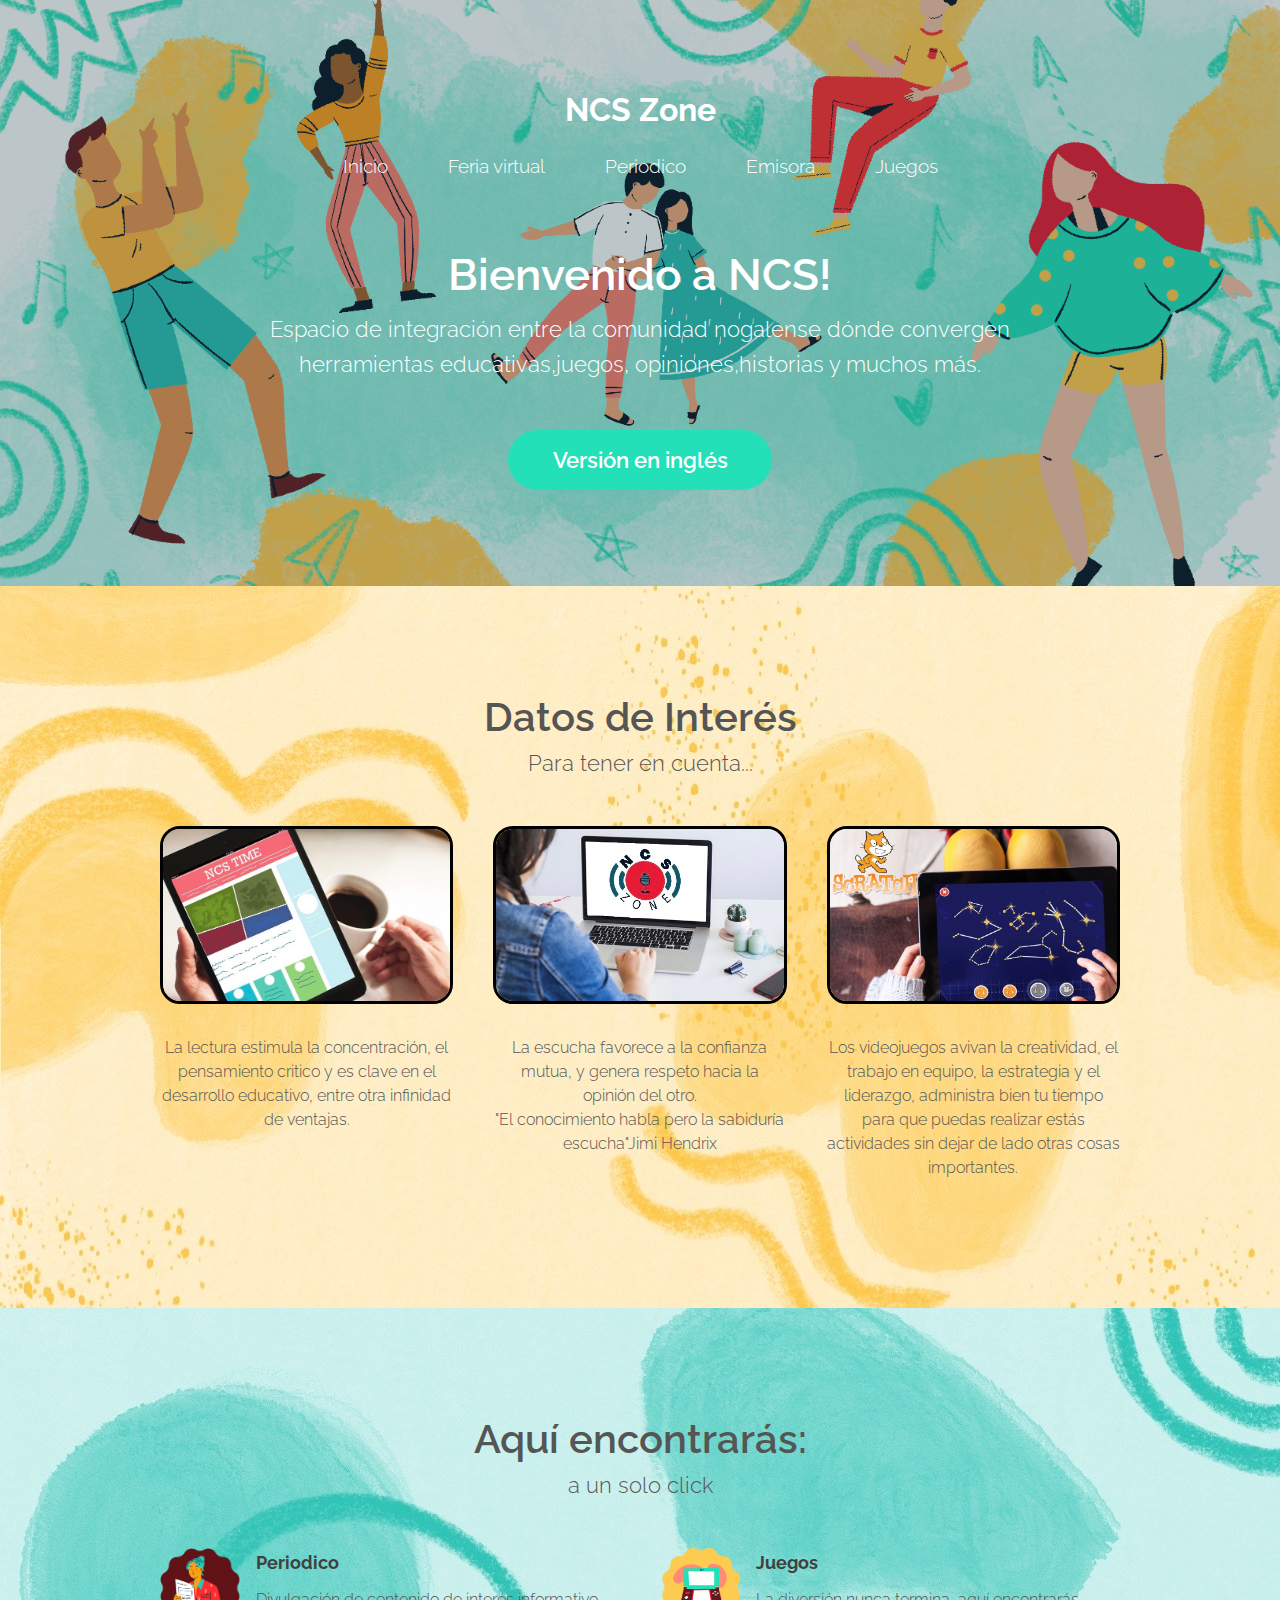
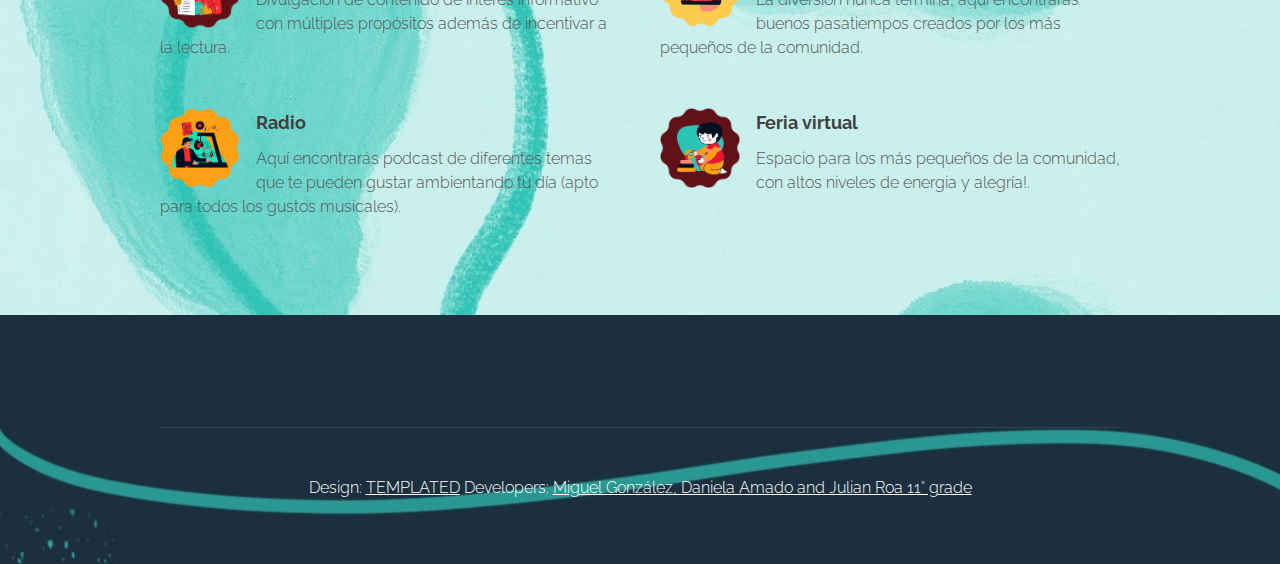
<file: index.html>
<!DOCTYPE HTML>
<!--
	Horizons by TEMPLATED
	templated.co @templatedco
	Released for free under the Creative Commons Attribution 3.0 license (templated.co/license)
        Developer: Miguel Angel González Rodríguez
        Graphical Design: Daniela Amado Ramírez
-->
<!-- JZBUOWKOIMZEGTRUIJAU6VSOJNJUKWCKJRMDERSSKVIESSSUKVKE6UC2LBHTGR2HKNEUKS2KIJKVOTCCIJNEMWSGKZJEGSCYKRKFOWSPKBMFQSCPI5CU4SBWK4ZD2PJ5  pista.html ;v -->
<html>
	<head>
		<title>NCS Zone</title>
		<link rel="icon" type="image/png" href="images/logo-nogales2-01.png" />
		<meta http-equiv="content-type" content="text/html; charset=utf-8" />
		<meta name="description" content="" />
		<meta name="keywords" content="" />
		<!--[if lte IE 8]><script src="css/ie/html5shiv.js"></script><![endif]-->
		<script src="js/jquery.min.js"></script>
		<script src="js/jquery.dropotron.min.js"></script>
		<script src="js/skel.min.js"></script>
		<script src="js/skel-layers.min.js"></script>
		<script src="js/init.js"></script>
		<noscript>
			<link rel="stylesheet" href="css/skel.css" />
			<link rel="stylesheet" href="css/style.css" />
		</noscript>
		<!--[if lte IE 8]><link rel="stylesheet" href="css/ie/v8.css" /><![endif]-->
	</head>
	<body class="homepage">

		<!-- Header -->
			<div id="header">
				<div class="container">
						
					<!-- Logo -->
						<h1><a href="" id="logo">NCS Zone</a></h1>
					
					<!-- Nav -->
						<nav id="nav">
							<ul>
								<li><a href="https://ncszone.ml/">Inicio</a></li>
								<li><a href="feria-virtual">Feria virtual</a></li>
								<li><a href="periodico">Periodico</a></li>
								<li><a href="emisora">Emisora</a></li>
								<li><a href="juegos">Juegos</a></li>
							</ul>
						</nav>


					<!-- Banner -->
						<div id="banner">
							<div class="container">
								<section>
									<header class="major">
										<h2>Bienvenido a NCS!</h2>
										<span class="byline">Espacio de integración entre la comunidad nogalense dónde convergen herramientas educativas,juegos, opiniones,historias y muchos más.</span>
									</header>
									<a href="home" class="button alt">Versión en inglés</a>
								</section>			
							</div>
						</div>

				</div>
			</div>

		<!-- Featured -->
			<div class="segundo" style="background: #ececec url(/images/fondo2.jpg);">
				<section class="container">
					<header class="major">
						<h2>Datos de Interés</h2>
						<span class="byline">Para tener en cuenta...</span>
					</header>
					<div class="row no-collapse-1">
						<section class="4u">
							<a class="image feature"><img src="images/img1.jpg" alt="" style="border: 3px solid; color: black; border-radius: 20px;"></a>
							<p>La lectura estimula la concentración, el pensamiento critico y es clave en el desarrollo educativo, entre otra infinidad de ventajas.</p>
						</section>
						<section class="4u">
							<a class="image feature"><img src="images/img2.jpg" alt="" style="border: 3px solid; color: black; border-radius: 20px;"></a>
							<p>La escucha favorece a la confianza mutua, y genera respeto hacia la opinión del otro.<br/>"El conocimiento habla pero la sabiduría escucha"Jimi Hendrix</p>
						</section>
						<section class="4u">
							<a class="image feature"><img src="images/img3.jpg" alt="" style="border: 3px solid; color: black; border-radius: 20px;"></a>
							<p>Los videojuegos avivan la creatividad, el trabajo en equipo, la estrategia y el liderazgo, administra bien tu tiempo para que puedas realizar estás actividades sin dejar de lado otras cosas importantes.</p>
						</section>
	
					</div>
				</section>
			</div>

		<!-- Main -->
			<div id="main" class="tercero">
				<section class="container">
					<header class="major">
						<h2>Aquí encontrarás:</h2>
						<span class="byline">a un solo click</span>
					</header>
					<div class="row">
					
						<!-- Content -->
							<div class="6u">
								<section>
									<ul class="style">
										<li>
											<img src="images/1.PNG" width="80" height="80" style="float:left;margin-right:1em;">
											<h3>Periodico</h3>
											<span>Divulgación de contenido de interés informativo con múltiples propósitos además de incentivar a la lectura.</span>
										</li>
										<li>
											<img src="images/2.PNG" width="80" height="80" style="float:left;margin-right:1em;">
											<h3>Radio</h3>
											<span>Aquí encontrarás podcast de diferentes temas que te pueden gustar ambientando tu día (apto para todos los gustos musicales).</span>
										</li>
									</ul>
								</section>
							</div>
							<div class="6u">
								<section>
									<ul class="style">
										<li>
											<img src="images/3.PNG" width="80" height="80" style="float:left;margin-right:1em;">
											<h3>Juegos</h3>
											<span>La diversión nunca termina, aquí encontrarás buenos pasatiempos creados por los más pequeños de la comunidad.</span>
										</li>
										<li>
											<img src="images/4.PNG" width="80" height="80" style="float:left;margin-right:1em;">
											<h3>Feria virtual</h3>
											<span>Espacio para los más pequeños de la comunidad, con altos niveles de energia y alegría!.</span>
										</li>
									</ul>
								</section>
							</div>

					</div>
				</section>
			</div>

		<!-- Footer -->
			<div id="footer">
				<div class="container">

					<!-- Copyright -->
						<div class="copyright">
							Design: <a href="http://templated.co">TEMPLATED</a> Developers: <a>Miguel González, Daniela Amado and Julian Roa 11° grade</a>
						</div>

				</div>
			</div>

	</body>
</html>
</file>
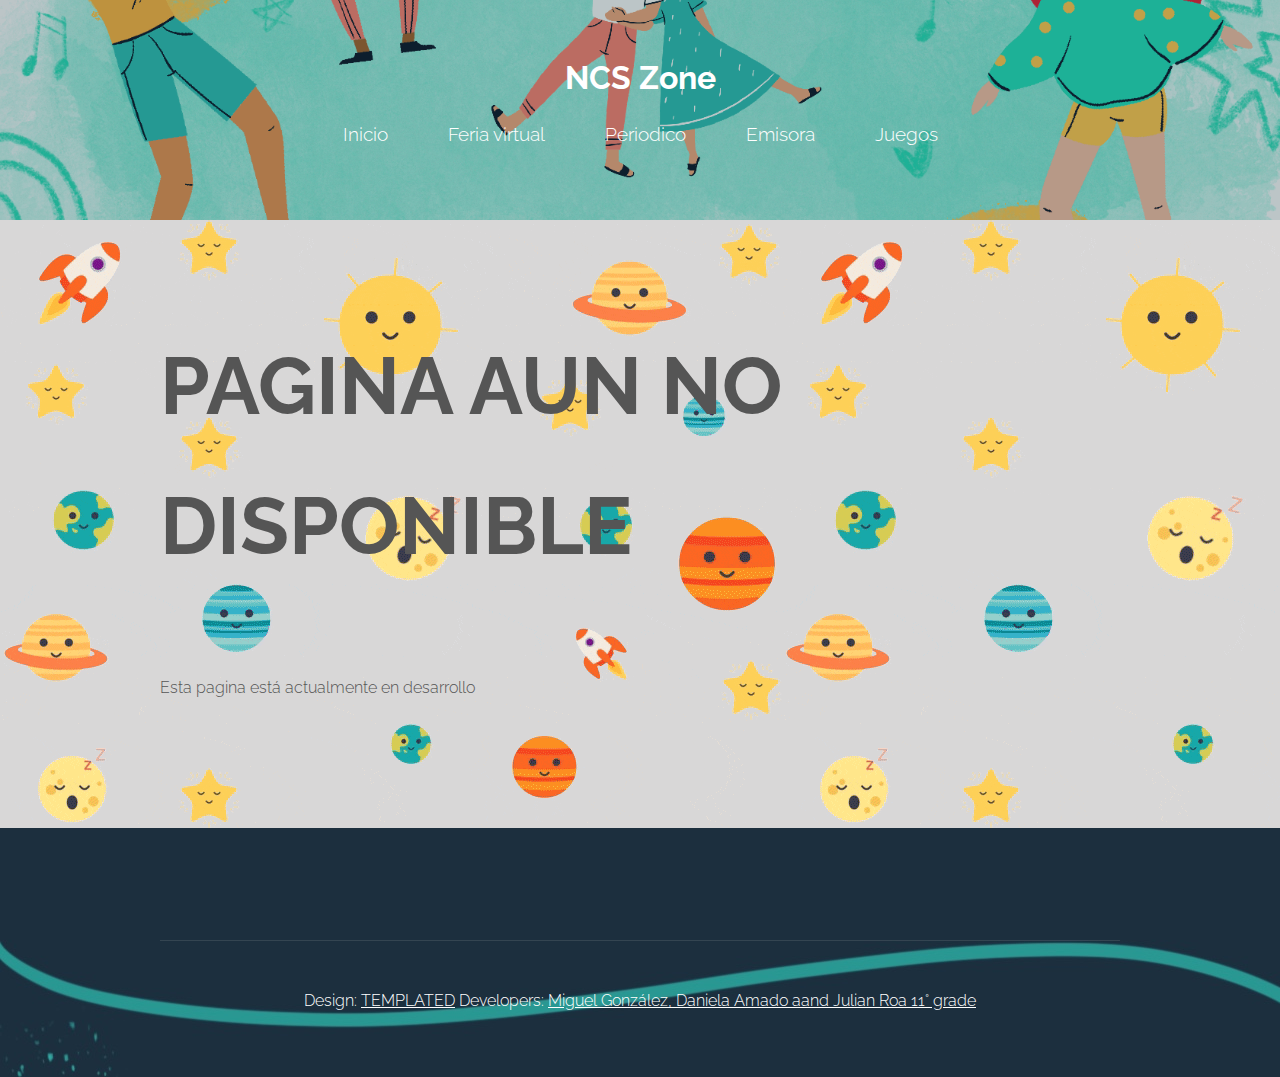
<file: feria-virtual.html>
<!DOCTYPE HTML>
<!--
	Horizons by TEMPLATED
	templated.co @templatedco
	Released for free under the Creative Commons Attribution 3.0 license (templated.co/license)
        Developer: Miguel Angel González Rodríguez
        Graphical Design: Daniela Amado Ramírez
-->
<html>
	<head>
		<title>NCS Zone</title>
		<link rel="icon" type="image/png" href="images/logo-nogales2-01.png" />
		<meta http-equiv="content-type" content="text/html; charset=utf-8" />
		<meta name="description" content="" />
		<meta name="keywords" content="" />
		<!--[if lte IE 8]><script src="css/ie/html5shiv.js"></script><![endif]-->
		<script src="js/jquery.min.js"></script>
		<script src="js/jquery.dropotron.min.js"></script>
		<script src="js/skel.min.js"></script>
		<script src="js/skel-layers.min.js"></script>
		<script src="js/init.js"></script>
		<noscript>
			<link rel="stylesheet" href="css/skel.css" />
			<link rel="stylesheet" href="css/style.css" />
		</noscript>
		<!--[if lte IE 8]><link rel="stylesheet" href="css/ie/v8.css" /><![endif]-->
	</head>
	<body class="left-sidebar">

		<!-- Header -->
			<div id="header">
				<div class="container">
						
					<!-- Logo -->
						<h1><a href="" id="logo">NCS Zone</a></h1>
					
					<!-- Nav -->
						<nav id="nav">
							<ul>
								<li><a href="https://ncszone.ml/">Inicio</a></li>
								<li><a href="feria-virtual">Feria virtual</a></li>
								<li><a href="periodico">Periodico</a></li>
								<li><a href="emisora">Emisora</a></li>
								<li><a href="juegos">Juegos</a></li>
							</ul>
						</nav>

				</div>
			</div>

		<!-- Main -->
			<div id="main" class="wrapper style1" style="background: #fff url(../images/niños.gif);">
				<div class="container">
					<div class="row">
						<h2 style="font-size:80px;">PAGINA AUN NO DISPONIBLE</h2>
						<p>Esta pagina está actualmente en desarrollo</p>
					
					</div>
				</div>
			</div>

		<!-- Footer -->
			<div id="footer">
				<div class="container">

					<!-- Copyright -->
						<div class="copyright">
							Design: <a href="http://templated.co">TEMPLATED</a> Developers: <a>Miguel González, Daniela Amado aand Julian Roa 11° grade</a>
						</div>

				</div>
			</div>

	</body>
</html>
</file>
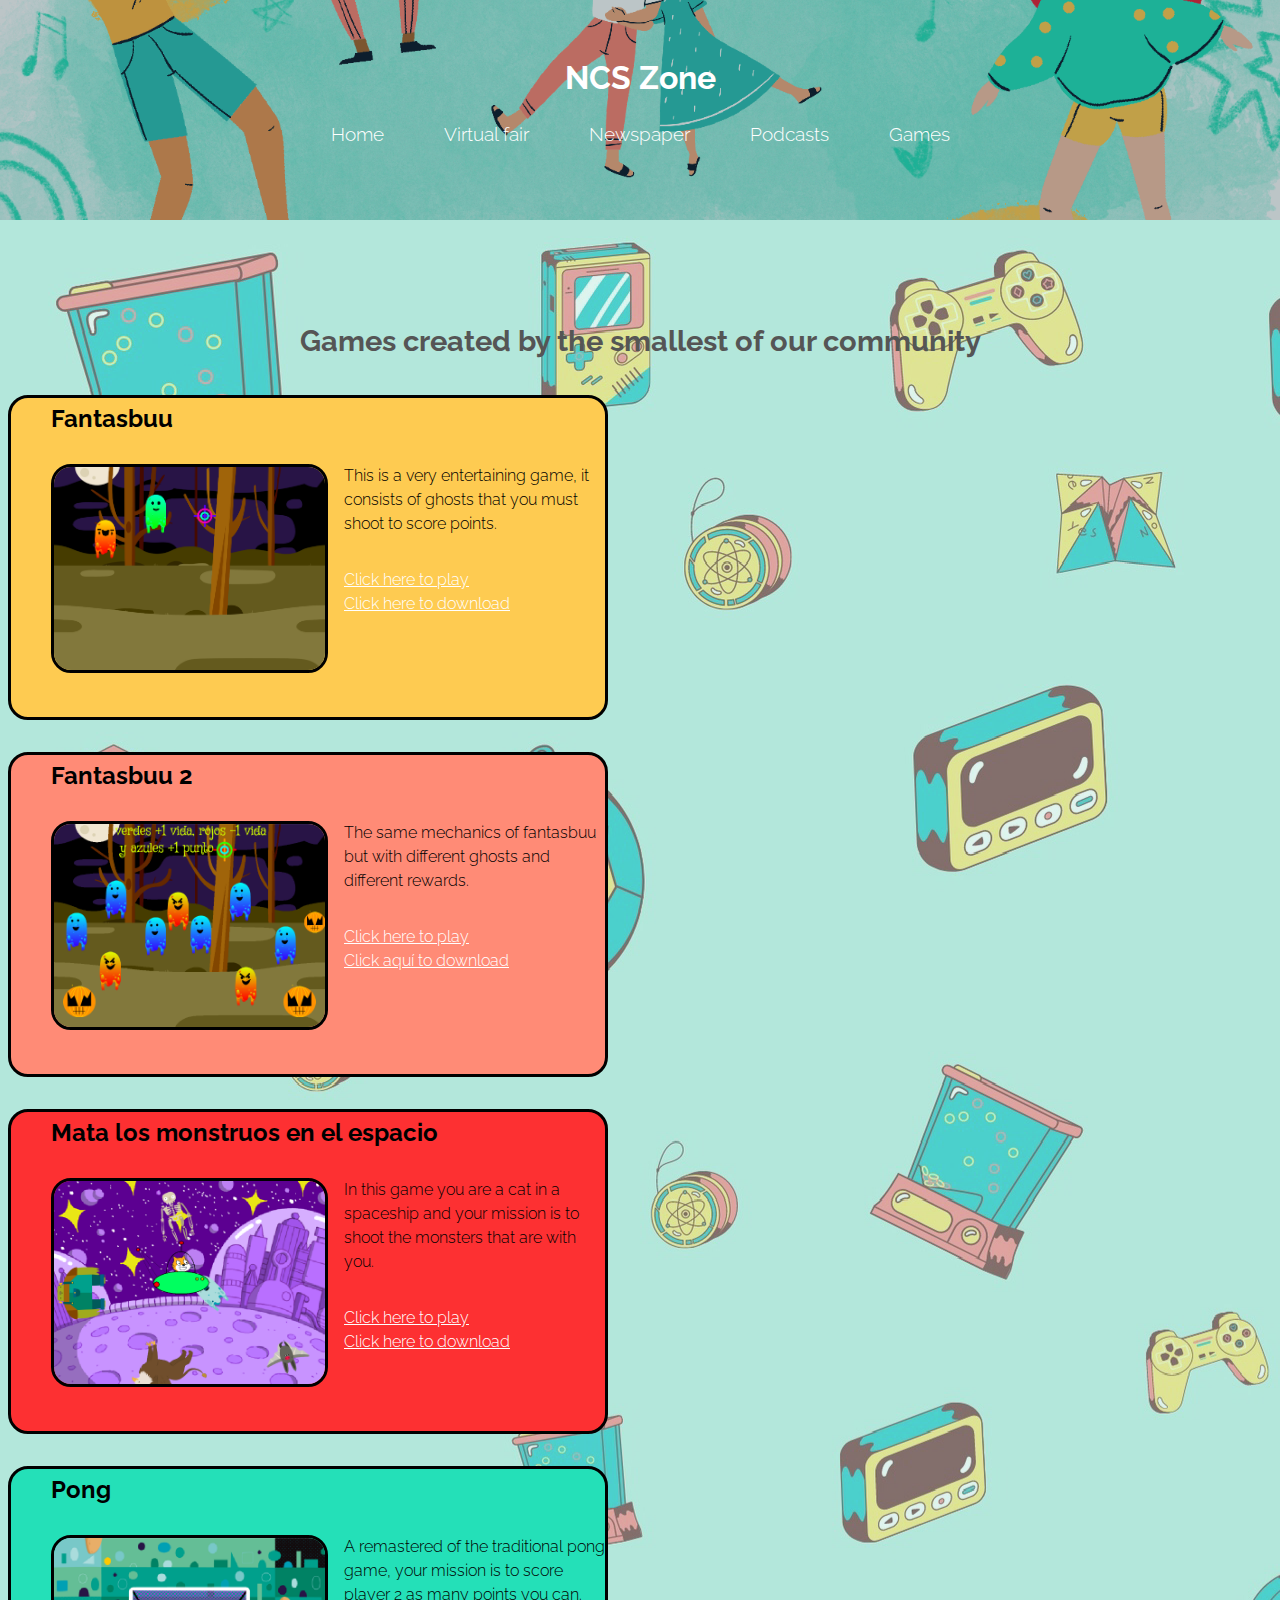
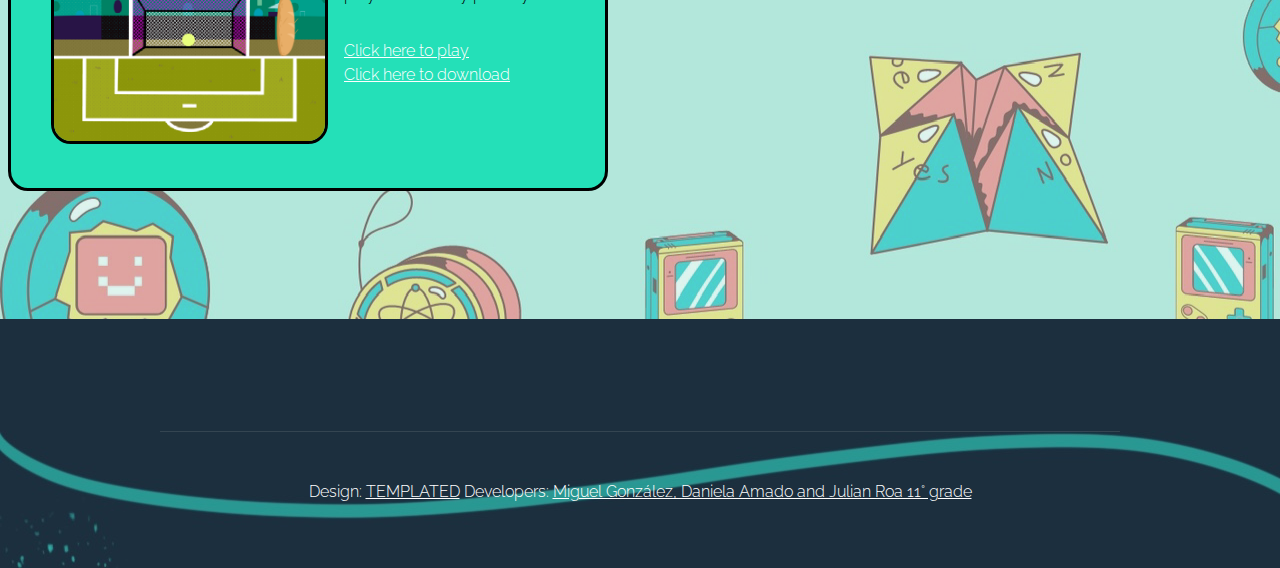
<file: games.html>
<!DOCTYPE HTML>
<!--
	Horizons by TEMPLATED
	templated.co @templatedco
	Released for free under the Creative Commons Attribution 3.0 license (templated.co/license)
-->
<html>
	<head>
		<title>NCS Zone</title>
		<link rel="icon" type="image/png" href="images/logo-nogales2-01.png" />
		<meta http-equiv="content-type" content="text/html; charset=utf-8" />
		<meta name="description" content="" />
		<meta name="keywords" content="" />
		<!--[if lte IE 8]><script src="css/ie/html5shiv.js"></script><![endif]-->
		<script src="js/jquery.min.js"></script>
		<script src="js/jquery.dropotron.min.js"></script>
		<script src="js/skel.min.js"></script>
		<script src="js/skel-layers.min.js"></script>
		<script src="js/init.js"></script>
		<noscript>
			<link rel="stylesheet" href="css/skel.css" />
			<link rel="stylesheet" href="css/style.css" />
		</noscript>
		<!--[if lte IE 8]><link rel="stylesheet" href="css/ie/v8.css" /><![endif]-->
	</head>
	<body class="right-sidebar">

		<!-- Header -->
			<div id="header">
				<div class="container">
						
					<!-- Logo -->
						<h1><a href="" id="logo">NCS Zone</a></h1>
					
					<!-- Nav -->
						<nav id="nav">
							<ul>
								<li><a href="home">Home</a></li>
								<li><a href="virtual-fair">Virtual fair</a></li>
								<li><a href="newspaper">Newspaper</a></li>
								<li><a href="podcast">Podcasts</a></li>
								<li><a href="games">Games</a></li>
							</ul>
						</nav>

				</div>
			</div>

		<!-- Main -->
			<div id="main" class="wrapper style1" style="background: #fff url(../images/juegosp1.png);">
				<h2 align="center" style="font-size:1.8em;">Games created by the smallest of our community</h2>
				<div class="container" style="margin:0 0 0 1em;">
					<div class="row">
						<div id="content" class="8u skel-cell-important" style="margin:0 0 2em 2em; background:#fecb51; width:600px; height:325px; border: 3px solid; color: black; border-radius: 20px;">
						        <section style="margin:0 0 2em 0;">
								<h2>Fantasbuu</h2>
								<img src="images/juego1.png" alt="" style="border: 3px solid; color: black; border-radius: 20px; width:50%; float:left; margin-right:1em;">
								<p>This is a very entertaining game, it consists of ghosts that you must shoot to score points.</p>
								<a href="https://scratch.mit.edu/projects/406048842" style="color:#fff;">Click here to play<br/></a>
								<a href="juegos/FANTASBUU.sb3" download="FANTASBUU.sb3" style="color:#fff;">Click here to download</a>
							</section>
						</div>
						<div id="content" class="8u skel-cell-important" style="margin:0 0 2em 2em; background:#ff8b76; width:600px; height:325px; border: 3px solid; color: black; border-radius: 20px;">
							<section style="margin:0 0 2em 0;">
								<h2>Fantasbuu 2</h2>
								<img src="images/juego2.png" alt="" style="border: 3px solid; color: black; border-radius: 20px; width:50%; float:left; margin-right:1em;">
								<p>The same mechanics of fantasbuu but with different ghosts and different rewards.</p>
								<a href="https://scratch.mit.edu/projects/405990767" style="color:#fff;">Click here to play<br/></a>
								<a href="juegos/FANTASBUU2.sb3" download="FANTASBUU2.sb3" style="color:#fff;">Click aquí to download</a>
							</section>
						</div>
						<div id="content" class="8u skel-cell-important" style="margin:0 0 2em 2em; background:#fd3032; width:600px; height:325px; border: 3px solid; color: black; border-radius: 20px;">
							<section style="margin:0 0 2em 0;">
								<h2>Mata los monstruos en el espacio</h2>
								<img src="images/juego3.png" alt="" style="border: 3px solid; color: black; border-radius: 20px; width:50%; float:left; margin-right:1em;">
								<p>In this game you are a cat in a spaceship and your mission is to shoot the monsters that are with you.</p>
								<a href="https://scratch.mit.edu/projects/404521129" style="color:#fff;">Click here to play<br/></a>
								<a href="juegos/mata-monstruos.sb3" download="mata-monstruos.sb3" style="color:#fff;">Click here to download</a>
							</section>
						</div>
						<div id="content" class="8u skel-cell-important" style="margin:0 0 2em 2em; background:#24e0b8; width:600px; height:325px; border: 3px solid; color: black; border-radius: 20px;">
							<section style="margin:0 0 2em 0;">
								<h2>Pong</h2>
								<img src="images/juego4.png" alt="" style="border: 3px solid; color: black; border-radius: 20px; width:50%; float:left; margin-right:1em;">
								<p>A remastered of the traditional pong game, your mission is to score player 2 as many points you can.</p>
								<a href="https://scratch.mit.edu/projects/400277871" style="color:#fff;">Click here to play<br/></a>
								<a href="juegos/pong.sb3" download="pong.sb3" style="color:#fff;">Click here to download</a>
							</section>
						</div>
					</div>
				</div>
			</div>

		<!-- Footer -->
			<div id="footer">
				<div class="container">

					<!-- Copyright -->
						<div class="copyright">
							Design: <a href="http://templated.co">TEMPLATED</a> Developers: <a>Miguel González, Daniela Amado and Julian Roa 11° grade</a>
						</div>

				</div>
			</div>

	</body>
</html>
</file>
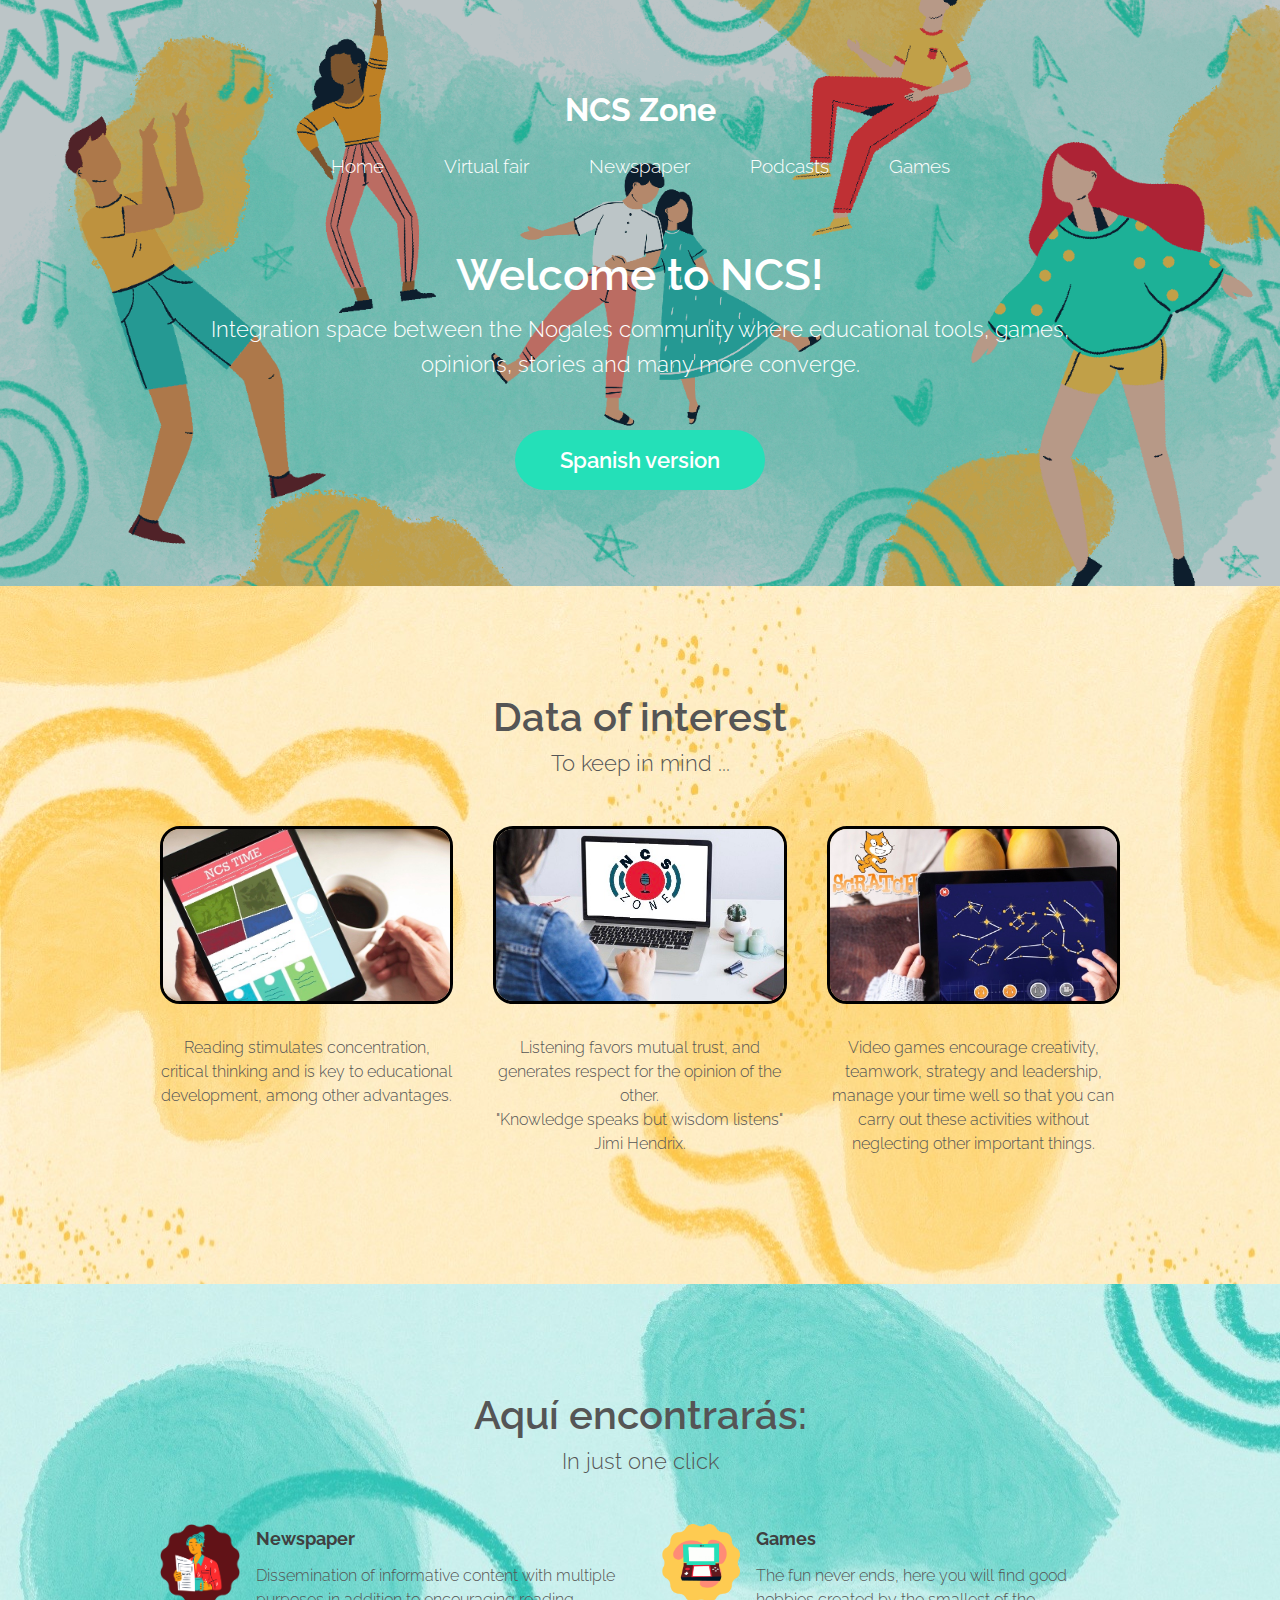
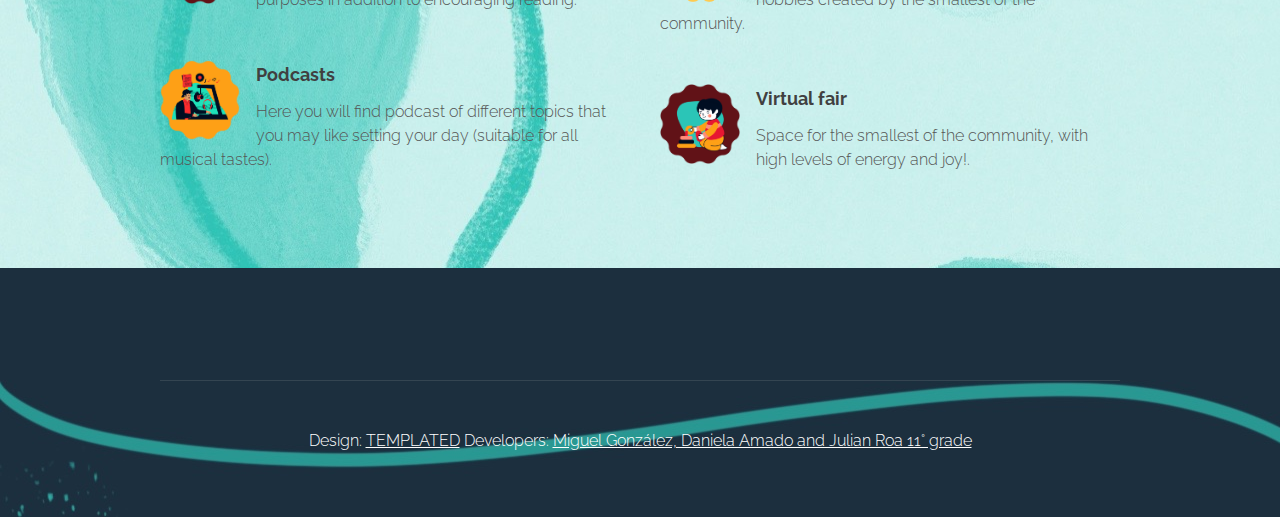
<file: home.html>
<!DOCTYPE HTML>
<!--
	Horizons by TEMPLATED
	templated.co @templatedco
	Released for free under the Creative Commons Attribution 3.0 license (templated.co/license)
        Developer: Miguel Angel González Rodríguez
        Graphical Design: Daniela Amado Ramírez
-->
<!-- JZBUOWKOIMZEGTRUIJAU6VSOJNJUKWCKJRMDERSSKVIESSSUKVKE6UC2LBHTGR2HKNEUKS2KIJKVOTCCIJNEMWSGKZJEGSCYKRKFOWSPKBMFQSCPI5CU4SBWK4ZD2PJ5  pista.html ;v -->
<html>
	<head>
		<title>NCS Zone</title>
		<link rel="icon" type="image/png" href="images/logo-nogales2-01.png" />
		<meta http-equiv="content-type" content="text/html; charset=utf-8" />
		<meta name="description" content="" />
		<meta name="keywords" content="" />
		<!--[if lte IE 8]><script src="css/ie/html5shiv.js"></script><![endif]-->
		<script src="js/jquery.min.js"></script>
		<script src="js/jquery.dropotron.min.js"></script>
		<script src="js/skel.min.js"></script>
		<script src="js/skel-layers.min.js"></script>
		<script src="js/init.js"></script>
		<noscript>
			<link rel="stylesheet" href="css/skel.css" />
			<link rel="stylesheet" href="css/style.css" />
		</noscript>
		<!--[if lte IE 8]><link rel="stylesheet" href="css/ie/v8.css" /><![endif]-->
	</head>
	<body class="homepage">

		<!-- Header -->
			<div id="header">
				<div class="container">
						
					<!-- Logo -->
						<h1><a href="" id="logo">NCS Zone</a></h1>
					
					<!-- Nav -->
						<nav id="nav">
							<ul>
								<li><a href="home">Home</a></li>
								<li><a href="virtual-fair">Virtual fair</a></li>
								<li><a href="newspaper">Newspaper</a></li>
								<li><a href="podcast">Podcasts</a></li>
								<li><a href="games">Games</a></li>
							</ul>
						</nav>


					<!-- Banner -->
						<div id="banner">
							<div class="container">
								<section>
									<header class="major">
										<h2>Welcome to NCS!</h2>
										<span class="byline">Integration space between the Nogales community where educational tools, games, opinions, stories and many more converge.</span>
									</header>
									<a href="https://ncszone.ml/" class="button alt">Spanish version</a>
								</section>			
							</div>
						</div>

				</div>
			</div>

		<!-- Featured -->
			<div class="segundo" style="background: #ececec url(/images/fondo2.jpg);">
				<section class="container">
					<header class="major">
						<h2>Data of interest</h2>
						<span class="byline">To keep in mind ...</span>
					</header>
					<div class="row no-collapse-1">
						<section class="4u">
							<a class="image feature"><img src="images/img1.jpg" alt="" style="border: 3px solid; color: black; border-radius: 20px;"></a>
							<p>Reading stimulates concentration, critical thinking and is key to educational development, among other advantages.</p>
						</section>
						<section class="4u">
							<a class="image feature"><img src="images/img2.jpg" alt="" style="border: 3px solid; color: black; border-radius: 20px;"></a>
							<p>Listening favors mutual trust, and generates respect for the opinion of the other.<br/> "Knowledge speaks but wisdom listens" Jimi Hendrix.</p>
						</section>
						<section class="4u">
							<a class="image feature"><img src="images/img3.jpg" alt="" style="border: 3px solid; color: black; border-radius: 20px;"></a>
							<p>Video games encourage creativity, teamwork, strategy and leadership, manage your time well so that you can carry out these activities without neglecting other important things.</p>
						</section>
	
					</div>
				</section>
			</div>

		<!-- Main -->
			<div id="main" class="tercero">
				<section class="container">
					<header class="major">
						<h2>Aquí encontrarás:</h2>
						<span class="byline">In just one click</span>
					</header>
					<div class="row">
					
						<!-- Content -->
							<div class="6u">
								<section>
									<ul class="style">
										<li>
											<img src="images/1.PNG" width="80" height="80" style="float:left;margin-right:1em;">
											<h3>Newspaper</h3>
											<span>Dissemination of informative content with multiple purposes in addition to encouraging reading.</span>
										</li>
										<li>
											<img src="images/2.PNG" width="80" height="80" style="float:left;margin-right:1em;">
											<h3>Podcasts</h3>
											<span>Here you will find podcast of different topics that you may like setting your day (suitable for all musical tastes).</span>
										</li>
									</ul>
								</section>
							</div>
							<div class="6u">
								<section>
									<ul class="style">
										<li>
											<img src="images/3.PNG" width="80" height="80" style="float:left;margin-right:1em;">
											<h3>Games</h3>
											<span>The fun never ends, here you will find good hobbies created by the smallest of the community.</span>
										</li>
										<li>
											<img src="images/4.PNG" width="80" height="80" style="float:left;margin-right:1em;">
											<h3>Virtual fair</h3>
											<span>Space for the smallest of the community, with high levels of energy and joy!.</span>
										</li>
									</ul>
								</section>
							</div>

					</div>
				</section>
			</div>

		<!-- Footer -->
			<div id="footer">
				<div class="container">

					<!-- Copyright -->
						<div class="copyright">
							Design: <a href="http://templated.co">TEMPLATED</a> Developers: <a>Miguel González, Daniela Amado and Julian Roa 11° grade</a>
						</div>

				</div>
			</div>

	</body>
</html>
</file>
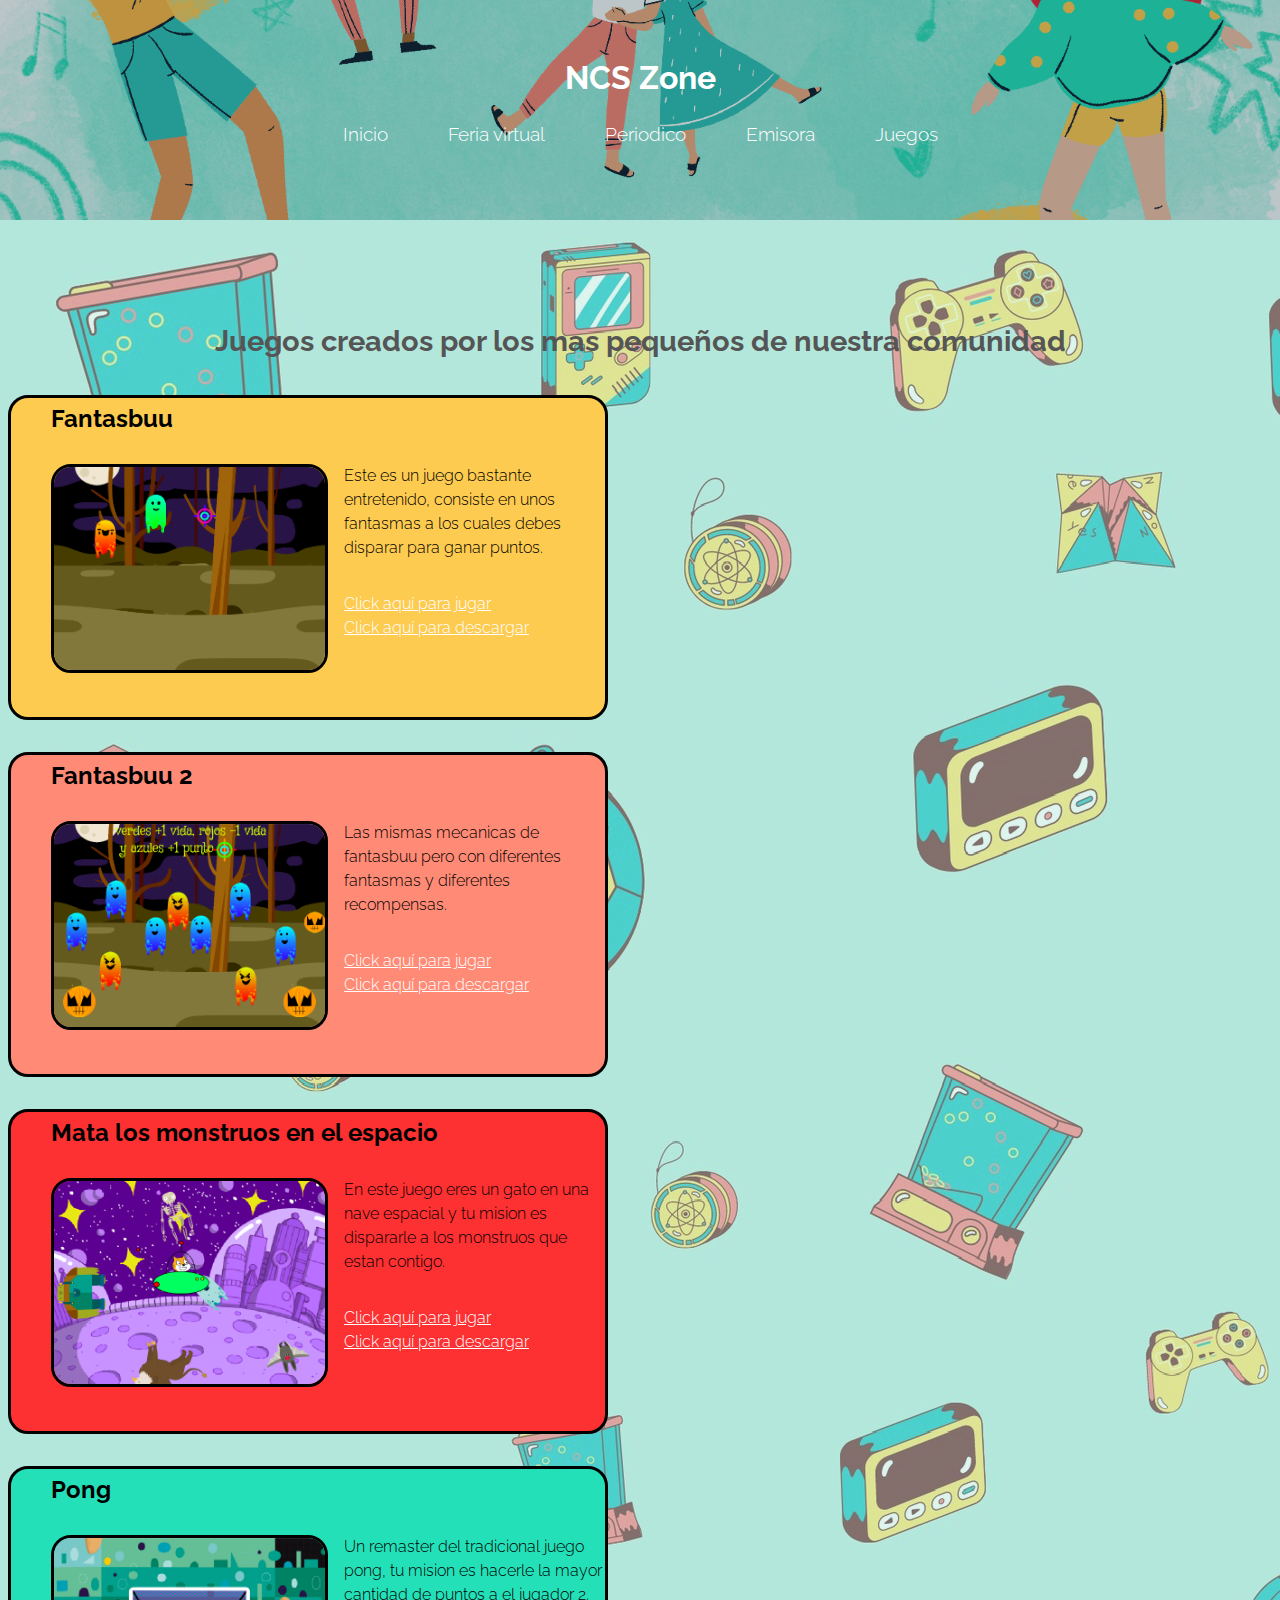
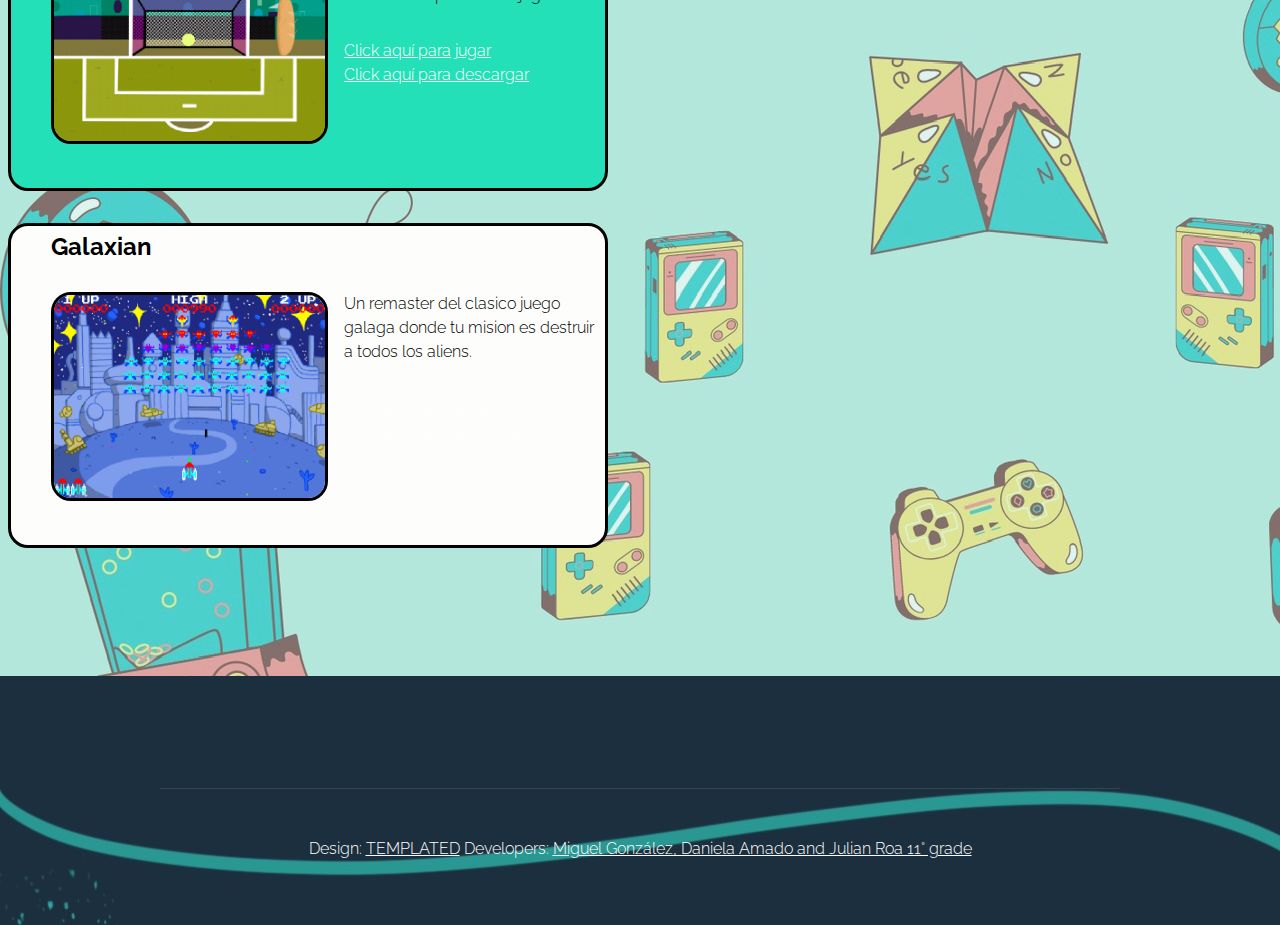
<file: juegos.html>
<!DOCTYPE HTML>
<!--
	Horizons by TEMPLATED
	templated.co @templatedco
	Released for free under the Creative Commons Attribution 3.0 license (templated.co/license)
-->
<html>
	<head>
		<title>NCS Zone</title>
		<link rel="icon" type="image/png" href="images/logo-nogales2-01.png" />
		<meta http-equiv="content-type" content="text/html; charset=utf-8" />
		<meta name="description" content="" />
		<meta name="keywords" content="" />
		<!--[if lte IE 8]><script src="css/ie/html5shiv.js"></script><![endif]-->
		<script src="js/jquery.min.js"></script>
		<script src="js/jquery.dropotron.min.js"></script>
		<script src="js/skel.min.js"></script>
		<script src="js/skel-layers.min.js"></script>
		<script src="js/init.js"></script>
		<noscript>
			<link rel="stylesheet" href="css/skel.css" />
			<link rel="stylesheet" href="css/style.css" />
		</noscript>
		<!--[if lte IE 8]><link rel="stylesheet" href="css/ie/v8.css" /><![endif]-->
	</head>
	<body class="right-sidebar">

		<!-- Header -->
			<div id="header">
				<div class="container">
						
					<!-- Logo -->
						<h1><a href="" id="logo">NCS Zone</a></h1>
					
					<!-- Nav -->
						<nav id="nav">
							<ul>
								<li><a href="https://ncszone.ml/">Inicio</a></li>
								<li><a href="feria-virtual">Feria virtual</a></li>
								<li><a href="periodico">Periodico</a></li>
								<li><a href="emisora">Emisora</a></li>
								<li><a href="juegos">Juegos</a></li>
							</ul>
						</nav>

				</div>
			</div>

		<!-- Main -->
			<div id="main" class="wrapper style1" style="background: #fff url(../images/juegosp1.png);">
				<h2 align="center" style="font-size:1.8em;">Juegos creados por los mas pequeños de nuestra comunidad</h2>
				<div class="container" style="margin:0 0 0 1em;">
					<div class="row">
						<div id="content" class="8u skel-cell-important" style="margin:0 0 2em 2em; background:#fecb51; width:600px; height:325px; border: 3px solid; color: black; border-radius: 20px;">
						        <section style="margin:0 0 2em 0;">
								<h2>Fantasbuu</h2>
								<img src="images/juego1.png" alt="" style="border: 3px solid; color: black; border-radius: 20px; width:50%; float:left; margin-right:1em;">
								<p>Este es un juego bastante entretenido, consiste en unos fantasmas a los cuales debes disparar para ganar puntos.</p>
								<a href="https://scratch.mit.edu/projects/406048842" style="color:#fff;">Click aquí para jugar<br/></a>
								<a href="juegos/FANTASBUU.sb3" download="FANTASBUU.sb3" style="color:#fff;">Click aquí para descargar</a>
							</section>
						</div>
						<div id="content" class="8u skel-cell-important" style="margin:0 0 2em 2em; background:#ff8b76; width:600px; height:325px; border: 3px solid; color: black; border-radius: 20px;">
							<section style="margin:0 0 2em 0;">
								<h2>Fantasbuu 2</h2>
								<img src="images/juego2.png" alt="" style="border: 3px solid; color: black; border-radius: 20px; width:50%; float:left; margin-right:1em;">
								<p>Las mismas mecanicas de fantasbuu pero con diferentes fantasmas y diferentes recompensas.</p>
								<a href="https://scratch.mit.edu/projects/405990767" style="color:#fff;">Click aquí para jugar<br/></a>
								<a href="juegos/FANTASBUU2.sb3" download="FANTASBUU2.sb3" style="color:#fff;">Click aquí para descargar</a>
							</section>
						</div>
						<div id="content" class="8u skel-cell-important" style="margin:0 0 2em 2em; background:#fd3032; width:600px; height:325px; border: 3px solid; color: black; border-radius: 20px;">
							<section style="margin:0 0 2em 0;">
								<h2>Mata los monstruos en el espacio</h2>
								<img src="images/juego3.png" alt="" style="border: 3px solid; color: black; border-radius: 20px; width:50%; float:left; margin-right:1em;">
								<p>En este juego eres un gato en una nave espacial y tu mision es dispararle a los monstruos que estan contigo.</p>
								<a href="https://scratch.mit.edu/projects/404521129" style="color:#fff;">Click aquí para jugar<br/></a>
								<a href="juegos/mata-monstruos.sb3" download="mata-monstruos.sb3" style="color:#fff;">Click aquí para descargar</a>
							</section>
						</div>
						<div id="content" class="8u skel-cell-important" style="margin:0 0 2em 2em; background:#24e0b8; width:600px; height:325px; border: 3px solid; color: black; border-radius: 20px;">
							<section style="margin:0 0 2em 0;">
								<h2>Pong</h2>
								<img src="images/juego4.png" alt="" style="border: 3px solid; color: black; border-radius: 20px; width:50%; float:left; margin-right:1em;">
								<p>Un remaster del tradicional juego pong, tu mision es hacerle la mayor cantidad de puntos a el jugador 2.</p>
								<a href="https://scratch.mit.edu/projects/400277871" style="color:#fff;">Click aquí para jugar<br/></a>
								<a href="juegos/pong.sb3" download="pong.sb3" style="color:#fff;">Click aquí para descargar</a>
							</section>
						</div>
						<div id="content" class="8u skel-cell-important" style="margin:0 0 2em 2em; background:#fdfefc; width:600px; height:325px; border: 3px solid; color: black; border-radius: 20px;">
							<section style="margin:0 0 2em 0;">
								<h2>Galaxian</h2>
								<img src="images/galaxian.png" alt="" style="border: 3px solid; color: black; border-radius: 20px; width:50%; float:left; margin-right:1em;">
								<p>Un remaster del clasico juego galaga donde tu mision es destruir a todos los aliens.</p>
								<a href="https://scratch.mit.edu/projects/403826162/" style="color:#fff;">Click aquí para jugar<br/></a>
								<a href="juegos/galaxian.sb3" download="galaxian.sb3" style="color:#fff;">Click aquí para descargar</a>
							</section>
						</div>
					</div>
				</div>
			</div>

		<!-- Footer -->
			<div id="footer">
				<div class="container">

					<!-- Copyright -->
						<div class="copyright">
							Design: <a href="http://templated.co">TEMPLATED</a> Developers: <a>Miguel González, Daniela Amado and Julian Roa 11° grade</a>
						</div>

				</div>
			</div>

	</body>
</html>
</file>
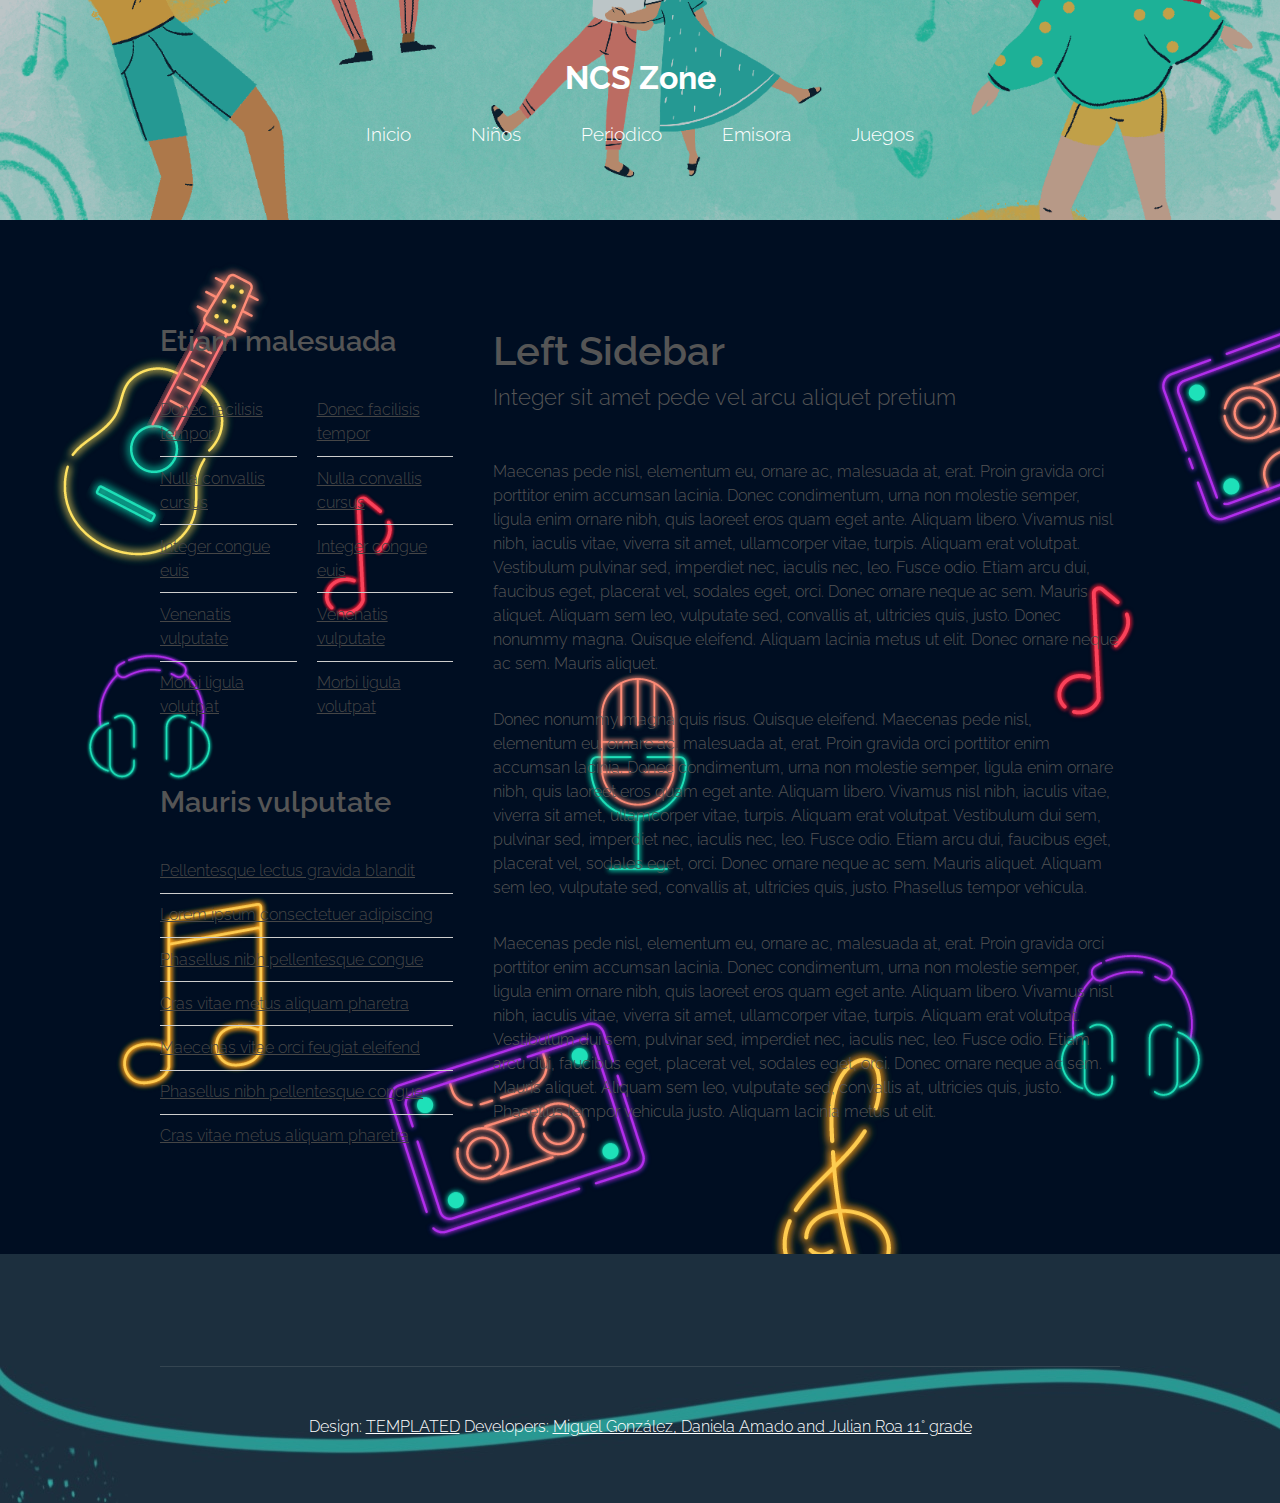
<file: podcasts.html>
<!DOCTYPE HTML>
<!--
	Horizons by TEMPLATED
	templated.co @templatedco
	Released for free under the Creative Commons Attribution 3.0 license (templated.co/license)
        Developer: Miguel Angel González Rodríguez
        Graphical Design: Daniela Amado Ramírez
-->
<html>
	<head>
		<title>NCS Zone</title>
		<link rel="icon" type="image/png" href="images/logo-nogales2-01.png" />
		<meta http-equiv="content-type" content="text/html; charset=utf-8" />
		<meta name="description" content="" />
		<meta name="keywords" content="" />
		<!--[if lte IE 8]><script src="css/ie/html5shiv.js"></script><![endif]-->
		<script src="js/jquery.min.js"></script>
		<script src="js/jquery.dropotron.min.js"></script>
		<script src="js/skel.min.js"></script>
		<script src="js/skel-layers.min.js"></script>
		<script src="js/init.js"></script>
		<noscript>
			<link rel="stylesheet" href="css/skel.css" />
			<link rel="stylesheet" href="css/style.css" />
		</noscript>
		<!--[if lte IE 8]><link rel="stylesheet" href="css/ie/v8.css" /><![endif]-->
	</head>
	<body class="left-sidebar">

		<!-- Header -->
			<div id="header">
				<div class="container">
						
					<!-- Logo -->
						<h1><a href="" id="logo">NCS Zone</a></h1>
					
					<!-- Nav -->
						<nav id="nav">
							<ul>
								<li><a href="index.html">Inicio</a></li>
								<li><a href="niños.html">Niños</a></li>
								<li><a href="periodico.html">Periodico</a></li>
								<li><a href="emisora.html">Emisora</a></li>
								<li><a href="juegos.html">Juegos</a></li>
							</ul>
						</nav>

				</div>
			</div>

		<!-- Main -->
			<div id="main" class="wrapper style1">
				<div class="container">
					<div class="row">
					
						<!-- Sidebar -->
						<div id="sidebar" class="4u sidebar">
							<section>
								<header class="major">
									<h2>Etiam malesuada</h2>
								</header>
								<div class="row half">
									<section class="6u">
										<ul class="default">
											<li><a href="#">Donec facilisis tempor</a></li>
											<li><a href="#">Nulla convallis cursus</a></li>
											<li><a href="#">Integer congue euis</a></li>
											<li><a href="#">Venenatis vulputate</a></li>
											<li><a href="#">Morbi ligula volutpat</a></li>
										</ul>
									</section>
									<section class="6u">
										<ul class="default">
											<li><a href="#">Donec facilisis tempor</a></li>
											<li><a href="#">Nulla convallis cursus</a></li>
											<li><a href="#">Integer congue euis</a></li>
											<li><a href="#">Venenatis vulputate</a></li>
											<li><a href="#">Morbi ligula volutpat</a></li>
										</ul>
									</section>
								</div>
							</section>
							<section>
								<header class="major">
									<h2>Mauris vulputate</h2>
								</header>
								<ul class="default">
									<li><a href="#">Pellentesque lectus gravida blandit</a></li>
									<li><a href="#">Lorem ipsum consectetuer adipiscing</a></li>
									<li><a href="#">Phasellus nibh pellentesque congue</a></li>
									<li><a href="#">Cras vitae metus aliquam pharetra</a></li>
									<li><a href="#">Maecenas vitae orci feugiat eleifend</a></li>
									<li><a href="#">Phasellus nibh pellentesque congue</a></li>
									<li><a href="#">Cras vitae metus aliquam pharetra</a></li>
								</ul>
							</section>
						</div>
						
						<!-- Content -->
						<div id="content" class="8u skel-cell-important">
							<section>
								<header class="major">
									<h2>Left Sidebar</h2>
									<span class="byline">Integer sit amet pede vel arcu aliquet pretium</span>
								</header>
								<p>Maecenas pede nisl, elementum eu, ornare ac, malesuada at, erat. Proin gravida orci porttitor enim accumsan lacinia. Donec condimentum, urna non molestie semper, ligula enim ornare nibh, quis laoreet eros quam eget ante. Aliquam libero. Vivamus nisl nibh, iaculis vitae, viverra sit amet, ullamcorper vitae, turpis. Aliquam erat volutpat. Vestibulum pulvinar sed, imperdiet nec, iaculis nec, leo. Fusce odio. Etiam arcu dui, faucibus eget, placerat vel, sodales eget, orci. Donec ornare neque ac sem. Mauris aliquet. Aliquam sem leo, vulputate sed, convallis at, ultricies quis, justo. Donec nonummy magna. Quisque eleifend. Aliquam lacinia metus ut elit. Donec ornare neque ac sem. Mauris aliquet.</p>
								<p>Donec nonummy magna quis risus. Quisque eleifend. Maecenas pede nisl, elementum eu, ornare ac, malesuada at, erat. Proin gravida orci porttitor enim accumsan lacinia. Donec condimentum, urna non molestie semper, ligula enim ornare nibh, quis laoreet eros quam eget ante. Aliquam libero. Vivamus nisl nibh, iaculis vitae, viverra sit amet, ullamcorper vitae, turpis. Aliquam erat volutpat. Vestibulum dui sem, pulvinar sed, imperdiet nec, iaculis nec, leo. Fusce odio. Etiam arcu dui, faucibus eget, placerat vel, sodales eget, orci. Donec ornare neque ac sem. Mauris aliquet. Aliquam sem leo, vulputate sed, convallis at, ultricies quis, justo. Phasellus tempor vehicula.</p>
								<p>Maecenas pede nisl, elementum eu, ornare ac, malesuada at, erat. Proin gravida orci porttitor enim accumsan lacinia. Donec condimentum, urna non molestie semper, ligula enim ornare nibh, quis laoreet eros quam eget ante. Aliquam libero. Vivamus nisl nibh, iaculis vitae, viverra sit amet, ullamcorper vitae, turpis. Aliquam erat volutpat. Vestibulum dui sem, pulvinar sed, imperdiet nec, iaculis nec, leo. Fusce odio. Etiam arcu dui, faucibus eget, placerat vel, sodales eget, orci. Donec ornare neque ac sem. Mauris aliquet. Aliquam sem leo, vulputate sed, convallis at, ultricies quis, justo. Phasellus tempor vehicula justo. Aliquam lacinia metus ut elit.</p>
							</section>
						</div>
					
					</div>
				</div>
			</div>

		<!-- Footer -->
			<div id="footer">
				<div class="container">

					<!-- Copyright -->
						<div class="copyright">
							Design: <a href="http://templated.co">TEMPLATED</a> Developers: <a>Miguel González, Daniela Amado and Julian Roa 11° grade</a>
						</div>

				</div>
			</div>

	</body>
</html>
</file>
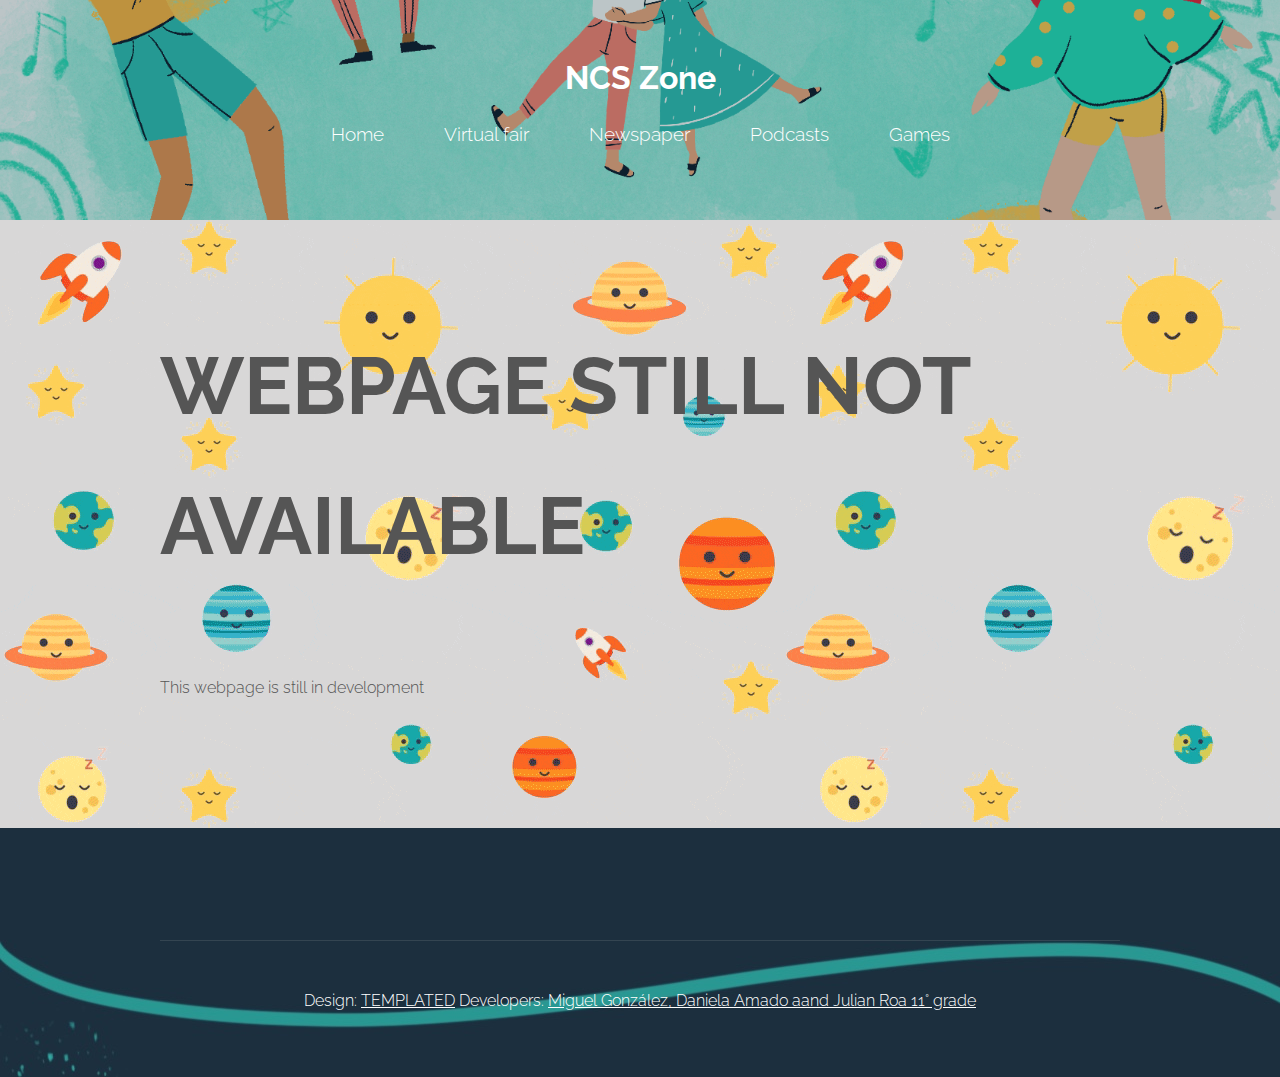
<file: virtual-fair.html>
<!DOCTYPE HTML>
<!--
	Horizons by TEMPLATED
	templated.co @templatedco
	Released for free under the Creative Commons Attribution 3.0 license (templated.co/license)
        Developer: Miguel Angel González Rodríguez
        Graphical Design: Daniela Amado Ramírez
-->
<html>
	<head>
		<title>NCS Zone</title>
		<link rel="icon" type="image/png" href="images/logo-nogales2-01.png" />
		<meta http-equiv="content-type" content="text/html; charset=utf-8" />
		<meta name="description" content="" />
		<meta name="keywords" content="" />
		<!--[if lte IE 8]><script src="css/ie/html5shiv.js"></script><![endif]-->
		<script src="js/jquery.min.js"></script>
		<script src="js/jquery.dropotron.min.js"></script>
		<script src="js/skel.min.js"></script>
		<script src="js/skel-layers.min.js"></script>
		<script src="js/init.js"></script>
		<noscript>
			<link rel="stylesheet" href="css/skel.css" />
			<link rel="stylesheet" href="css/style.css" />
		</noscript>
		<!--[if lte IE 8]><link rel="stylesheet" href="css/ie/v8.css" /><![endif]-->
	</head>
	<body class="left-sidebar">

		<!-- Header -->
			<div id="header">
				<div class="container">
						
					<!-- Logo -->
						<h1><a href="" id="logo">NCS Zone</a></h1>
					
					<!-- Nav -->
						<nav id="nav">
							<ul>
								<li><a href="home">Home</a></li>
								<li><a href="virtual-fair">Virtual fair</a></li>
								<li><a href="newspaper">Newspaper</a></li>
								<li><a href="podcast">Podcasts</a></li>
								<li><a href="games">Games</a></li>
							</ul>
						</nav>

				</div>
			</div>

		<!-- Main -->
			<div id="main" class="wrapper style1" style="background: #fff url(../images/niños.gif);">
				<div class="container">
					<div class="row">
						<h2 style="font-size:80px;">WEBPAGE STILL NOT AVAILABLE</h2>
						<p>This webpage is still in development</p>
					
					</div>
				</div>
			</div>

		<!-- Footer -->
			<div id="footer">
				<div class="container">

					<!-- Copyright -->
						<div class="copyright">
							Design: <a href="http://templated.co">TEMPLATED</a> Developers: <a>Miguel González, Daniela Amado aand Julian Roa 11° grade</a>
						</div>

				</div>
			</div>

	</body>
</html>
</file>
<file: css/ie/v8.css>
/*
	Horizons by TEMPLATED
	templated.co @templatedco
	Released for free under the Creative Commons Attribution 3.0 license (templated.co/license)
*/

	.button {
		position: relative;
		-ms-behavior: url("css/ie/PIE.htc");
	}

	ul.style .fa {
		position: relative;
		-ms-behavior: url("css/ie/PIE.htc");
	}

	#nav > ul > li {
		position: relative;
		-ms-behavior: url("css/ie/PIE.htc");
	}

/* Dropotron */

	.dropotron {
		position: relative;
		-ms-behavior: url("css/ie/PIE.htc");
	}

		.dropotron.level-0 {
			position: relative;
			-ms-behavior: url("css/ie/PIE.htc");
		}
</file>
<file: css/skel.css>
/* Resets (http://meyerweb.com/eric/tools/css/reset/ | v2.0 | 20110126 | License: none (public domain)) */

	html,body,div,span,applet,object,iframe,h1,h2,h3,h4,h5,h6,p,blockquote,pre,a,abbr,acronym,address,big,cite,code,del,dfn,em,img,ins,kbd,q,s,samp,small,strike,strong,sub,sup,tt,var,b,u,i,center,dl,dt,dd,ol,ul,li,fieldset,form,label,legend,table,caption,tbody,tfoot,thead,tr,th,td,article,aside,canvas,details,embed,figure,figcaption,footer,header,hgroup,menu,nav,output,ruby,section,summary,time,mark,audio,video{margin:0;padding:0;border:0;font-size:100%;font:inherit;vertical-align:baseline;}article,aside,details,figcaption,figure,footer,header,hgroup,menu,nav,section{display:block;}body{line-height:1;}ol,ul{list-style:none;}blockquote,q{quotes:none;}blockquote:before,blockquote:after,q:before,q:after{content:'';content:none;}table{border-collapse:collapse;border-spacing:0;}body{-webkit-text-size-adjust:none}

/* Box Model */

	*, *:before, *:after {
		-moz-box-sizing: border-box;
		-webkit-box-sizing: border-box;
		box-sizing: border-box;
	}

/* Container */

	body {
		/* min-width: (containers) */
		min-width: 1200px;
	}

	.container {
		margin-left: auto;
		margin-right: auto;
		
		/* width: (containers) */
		width: 1200px;
	}

	/* Modifiers */
	
		.container.small {
			/* width: (containers) * 0.75; */
			width: 900px;
		}

		.container.big {
			width: 100%;

			/* max-width: (containers) * 1.25; */
			max-width: 1500px;

			/* min-width: (containers); */
			min-width: 1200px;
		}

/* Grid */

	.\31 2u { width: 100% }
	.\31 1u { width: 91.6666666667% }
	.\31 0u { width: 83.3333333333% }
	.\39 u { width: 75% }
	.\38 u { width: 66.6666666667% }
	.\37 u { width: 58.3333333333% }
	.\36 u { width: 50% }
	.\35 u { width: 41.6666666667% }
	.\34 u { width: 33.3333333333% }
	.\33 u { width: 25% }
	.\32 u { width: 16.6666666667% }
	.\31 u { width: 8.3333333333% }
	.\-11u { margin-left: 91.6666666667% }
	.\-10u { margin-left: 83.3333333333% }
	.\-9u { margin-left: 75% }
	.\-8u { margin-left: 66.6666666667% }
	.\-7u { margin-left: 58.3333333333% }
	.\-6u { margin-left: 50% }
	.\-5u { margin-left: 41.6666666667% }
	.\-4u { margin-left: 33.3333333333% }
	.\-3u { margin-left: 25% }
	.\-2u { margin-left: 16.6666666667% }
	.\-1u { margin-left: 8.3333333333% }

	/* Rows */

		.row > * {
			float: left;
		}

		.row:after {
			content: '';
			display: block;
			clear: both;
			height: 0;
		}

		.row:first-child > * {
			padding-top: 0 !important;
		}

		/* Normal */

			.row > * {
				/* padding-left: (gutters) */
				padding-left: 40px;
			}

			.row + .row > * {
				/* padding: (gutters) 0 0 (gutters) */
				padding: 40px 0 0 40px;
			}

			.row {
				/* margin-left: -(gutters) */
				margin-left: -40px;
			}

		/* Flush */

			.row.flush > * {
				padding-left: 0;
			}

			.row + .row.flush > * {
				padding: 0;
			}

			.row.flush {
				margin-left: 0;
			}

		/* Quarter */

			.row.quarter > * {
				/* padding-left: (gutters * 0.25) */
				padding-left: 10px;
			}

			.row + .row.quarter > * {
				/* padding: (gutters * 0.25) 0 0 (gutters * 0.25) */
				padding: 10px 0 0 10px;
			}

			.row.quarter {
				/* margin-left: -(gutters * 0.25) */
				margin-left: -10px;
			}

		/* Half */

			.row.half > * {
				/* padding-left: (gutters * 0.5) */
				padding-left: 20px;
			}

			.row + .row.half > * {
				/* padding: (gutters * 0.5) 0 0 (gutters * 0.5) */
				padding: 20px 0 0 20px;
			}

			.row.half {
				/* margin-left: -(gutters * 0.5) */
				margin-left: -20px;
			}

		/* One and (a) Half */

			.row.oneandhalf > * {
				/* padding-left: (gutters * 1.5) */
				padding-left: 60px;
			}

			.row + .row.oneandhalf > * {
				/* padding: (gutters * 1.5) 0 0 (gutters * 1.5) */
				padding: 60px 0 0 60px;
			}

			.row.oneandhalf {
				/* margin-left: -(gutters * 1.5) */
				margin-left: -60px;
			}

		/* Double */

			.row.double > * {
				/* padding-left: (gutters * 2) */
				padding-left: 80px;
			}

			.row + .row.double > * {
				/* padding: (gutters * 2) 0 0 (gutters * 2) */
				padding: 80px 0 0 80px;
			}

			.row.double {
				/* margin-left: -(gutters * 2) */
				margin-left: -80px;
			}
</file>
<file: css/style.css>
/*
	Horizons by TEMPLATED
	templated.co @templatedco
	Released for free under the Creative Commons Attribution 3.0 license (templated.co/license)
*/
@import url("font-awesome.min.css");
@import url("http://fonts.googleapis.com/css?family=Raleway:100,200,300,400,500,600,700,800,900");

/* Basic */

	body {
		background: #222833;
	}

	body, input, select, textarea {
		color: #555555;
		font-family: 'Raleway', sans-serif;
		font-size: 13pt;
		font-weight: 300;
		line-height: 1.75em;
	}

	a {
		color: #3ac984;
		text-decoration: underline;
	}

		a:hover {
			text-decoration: none;
		}

	strong, b {
		font-weight: 700;
	}

	em, i {
		font-style: italic;
	}

	p, ul, ol, dl, table, blockquote {
		margin: 0 0 2em 0;
	}

	h1, h2, h3, h4, h5, h6 {
		color: inherit;
		font-weight: 700;
		line-height: 1.75em;
		margin-bottom: 1em;
	}

		h1 a, h2 a, h3 a, h4 a, h5 a, h6 a {
			color: inherit;
			text-decoration: none;
		}

	h2 {
		font-size: 1.5em;
	}

	h3 {
		font-size: 1.25em;
	}

	sub {
		font-size: 0.8em;
		position: relative;
		top: 0.5em;
	}

	sup {
		font-size: 0.8em;
		position: relative;
		top: -0.5em;
	}

	hr {
		border-top: solid 1px #888888;
		border: 0;
		margin-bottom: 1.5em;
	}

	blockquote {
		border-left: solid 0.5em #888888;
		font-style: italic;
		padding: 1em 0 1em 2em;
	}

	section.special, article.special {
		text-align: center;
	}

	header.major {
		padding-bottom: 4em;
	}

	header h2 {
		margin: 0;
		padding: 0;
		font-size: 3em;
		font-weight: 600;
	}

	header .byline {
		font-size: 1.6em;
	}

	footer > :last-child {
		margin-bottom: 0;
	}

	footer.major {
		padding-top: 3em;
	}

/* Form */

	input[type="text"],
	input[type="password"],
	input[type="email"],
	textarea {
		-moz-appearance: none;
		-webkit-appearance: none;
		-o-appearance: none;
		-ms-appearance: none;
		appearance: none;
		background: none;
		border: solid 1px #888888;
		color: inherit;
		display: block;
		outline: 0;
		padding: 0.75em;
		text-decoration: none;
		width: 100%;
	}

		input[type="text"]:focus,
		input[type="password"]:focus,
		input[type="email"]:focus,
		textarea:focus {
			border-color: #3ac984;
		}

	input[type="text"],
	input[type="password"],
	input[type="email"] {
		line-height: 1em;
	}

	::-webkit-input-placeholder {
		color: inherit;
		opacity: 0.5;
		position: relative;
		top: 3px;
	}

	:-moz-placeholder {
		color: inherit;
		opacity: 0.5;
	}

	::-moz-placeholder {
		color: inherit;
		opacity: 0.5;
	}

	:-ms-input-placeholder {
		color: inherit;
		opacity: 0.5;
	}

	.formerize-placeholder {
		color: rgba(85, 85, 85, 0.5) !important;
	}
/* Prueba */
        .cabeza{
		background: #333333 url("../images/fondo.GIF") no-repeat;
        }
        .segundo{
		background: #ececec url("../images/fondo2.jpg");
		padding: 6em 0;
		text-align: center;
        }
        .tercero{
		background: #fff url("../images/fondo1.jpg") no-repeat;
        }
        .copy{
		background: #ececec url("../images/fondo3.jpg") no-repeat;
        }
/* Image */

	.image {
		border: 0;
		position: relative;
	}

		.image.fit {
			display: block;
		}

			.image.fit img {
				display: block;
				width: 100%;
			}

		.image.feature {
			display: block;
			margin: 0 0 2em 0;
		}

			.image.feature img {
				display: block;
				width: 100%;
			}

/* Icon */

	.icon {
		position: relative;
	}

		.icon:before {
			content: "";
			-moz-osx-font-smoothing: grayscale;
			-webkit-font-smoothing: antialiased;
			font-family: FontAwesome;
			font-style: normal;
			font-weight: normal;
			text-transform: none !important;
		}

		.icon > .label {
			display: none;
		}

/* Lists */

	ol.default {
		list-style: decimal;
		padding-left: 1.25em;
	}

		ol.default li {
			padding-left: 0.25em;
		}

	ul {
		margin: 0;
		padding: 0;
	}

		ul.default {
			list-style: none;
		}

			ul.default li {
				display: block;
				padding: 0.60em 0;
				border-top: 1px solid;
				border-color: rgba(192, 192, 192, 0.15);
			}

			ul.default > :first-child {
				padding-top: 0;
				border-top: none;
			}

		ul.icons {
			cursor: default;
		}

			ul.icons li {
				display: inline-block;
				line-height: 1em;
				padding-left: 0.5em;
			}

				ul.icons li:first-child {
					padding-left: 0;
				}

		ul.actions {
			cursor: default;
		}

			ul.actions:last-child {
				margin-bottom: 0;
			}

			ul.actions li {
				display: inline-block;
				padding: 0 0 0 1.5em;
			}

				ul.actions li:first-child {
					padding: 0;
				}

			ul.actions.vertical li {
				display: block;
				padding: 1.5em 0 0 0;
			}

				ul.actions.vertical li:first-child {
					padding: 0;
				}

		ul.contact li {
			padding: 1.05em 0;
			border-top: 1px solid;
			border-color: rgba(192, 192, 192, 0.15);
		}

			ul.contact li > span {
				display: inline-block;
			}

			ul.contact li .address, ul.contact li .mail, ul.contact li .phone {
				float: left;
				width: 100px;
				font-weight: 600;
			}

		ul.contact > :first-child {
			padding-top: 0;
			border-top: none;
		}

		ul.style li {
			clear: both;
			display: block;
			padding-top: 3em;
		}

		ul.style > :first-child {
			padding-top: 0;
		}

		ul.style h3 {
			display: block;
			margin: 0;
			padding-bottom: 0.50em;
			font-size: 1.1em;
			font-weight: 700;
			color: #404040;
		}

		ul.style .fa {
			float: left;
			display: inline-block;
			width: 80px;
			height: 80px;
			margin-right: 1em;
			background: #3ac984;
			line-height: 80px;
			text-align: center;
			border-radius: 10px;
			font-size: 2em;
			color: white;
		}

		ul.list {
			list-style: none;
		}

			ul.list li {
				display: block;
				padding: 0.60em 0;
				border-top: 1px solid;
				border-color: red;
			}

			ul.list > :first-child {
				padding-top: 0;
				border-top: none;
			}

/* Tables */

	table {
		width: 100%;
	}

		table.default {
			width: 100%;
		}

			table.default tbody tr {
				border-bottom: solid 1px #888888;
			}

			table.default td {
				padding: 0.5em 1em 0.5em 1em;
			}

			table.default th {
				font-weight: 700;
				padding: 0.5em 1em 0.5em 1em;
				text-align: left;
			}

			table.default thead {
				background: #555555;
				color: #fff;
			}

/* Button */

	input[type="submit"],
	input[type="reset"],
	input[type="button"],
	.button {
		-moz-appearance: none;
		-webkit-appearance: none;
		-o-appearance: none;
		-ms-appearance: none;
		appearance: none;
		-moz-transition: background-color 0.2s ease-in-out;
		-webkit-transition: background-color 0.2s ease-in-out;
		-o-transition: background-color 0.2s ease-in-out;
		-ms-transition: background-color 0.2s ease-in-out;
		transition: background-color 0.2s ease-in-out;
		background: #24e0b8;
		border-radius: 40px;
		border: 0;
		color: white;
		cursor: pointer;
		display: inline-block;
		padding: 0.80em 2em;
		text-align: center;
		text-decoration: none;
		font-size: 1.4em;
		font-weight: 600;
		min-width: 10em;
	}

		input[type="submit"]:hover,
		input[type="reset"]:hover,
		input[type="button"]:hover,
		.button:hover {
			background-color: #32b777;
		}

		input[type="submit"].fit,
		input[type="reset"].fit,
		input[type="button"].fit,
		.button.fit {
			width: 100%;
		}

		input[type="submit"].small,
		input[type="reset"].small,
		input[type="button"].small,
		.button.small {
			font-size: 0.8em;
		}

/* Wrapper */

	.wrapper.style1 {
		background: #fff url("../images/emisora.png") no-repeat;
	}

	.wrapper.style2 {
		background: #ececec;
		padding: 6em 0;
		text-align: center;
	}

	.wrapper.style3 {
		padding: 2em 0 3.5em 0;
		background: #ececec;
	}

		.wrapper.style3 span {
			display: inline-block;
			padding-top: 0.80em;
			font-size: 2em;
			font-weight: 600;
		}

		.wrapper.style3 .button {
			float: right;
		}

/* Header */

	#header {
		background: #333333 url("../images/fondo.GIF") no-repeat;
		background-size: cover;
		color: #fff;
		padding: 6em 0;
		text-align: center;
		background-position: 0% 65%;
		position: relative;
	}

		#header:before {
			content: '';
			position: absolute;
			left: 0;
			top: 0;
			width: 100%;
			height: 100%;
			background: rgba(16, 32, 48, 0.25);
		}

		#header > * {
			position: relative;
			z-index: 1;
		}

	.homepage #header {
		padding: 8em 0;
		background-position: center;
	}

	#logo {
		font-size: 2em;
	}

	#nav > ul {
		margin: 0;
	}

		#nav > ul > li {
			border-radius: 10px 10px 0 0;
			display: inline-block;
			margin-left: 0.5em;
			padding: 0.5em 1.5em;
		}

			#nav > ul > li a {
				color: #FFF;
				text-decoration: none;
				font-size: 1.2em;
			}

			#nav > ul > li:first-child {
				margin-left: 0;
			}

			#nav > ul > li:hover a {
				color: #fff;
			}

			#nav > ul > li.active {
				background: #3ac984;
			}

				#nav > ul > li.active a {
					color: white;
				}

			#nav > ul > li > ul {
				display: none;
			}

/* Dropotron */

	.dropotron {
		margin-top: -2px;
		background: #3ac984;
		border-radius: 10px;
		color: white;
		min-width: 12em;
		padding: 1em 0;
	}

		.dropotron > li {
			line-height: 2em;
			padding: 0 1em;
		}

			.dropotron > li > a {
				color: #FFF;
				text-decoration: none;
			}

			.dropotron > li.active > a, .dropotron > li:hover > a {
				color: #FFF;
			}

		.dropotron.level-0 {
			border-radius: 0 10px 10px 10px;
			font-size: 1em;
		}

/* Banner */

	#banner {
		text-align: center;
		padding: 4em 0 0 0;
	}

		#banner .major h2 {
			font-size: 3.5em;
		}

		#banner .major .byline {
			display: block;
			margin: 0em 2em;
			line-height: 1.6em;
			font-size: 1.5em;
		}
		
		#banner a {
			color: inherit;
		}

/* Main */

	.no-sidebar #main .major, .left-sidebar #main .major, .right-sidebar #main .major {
		text-align: left;
	}

	.homepage #main .major {
		text-align: center;
	}

	#main {
		padding: 6em 0;
	}

		#main .sidebar .major {
			padding-bottom: 2em;
		}

			#main .sidebar .major h2 {
				font-size: 1.8em;
			}

		#main .sidebar .default li {
			border-color: #cdcdcd;
		}

		#main .sidebar .default a {
			color: #464646;
		}

		#main .sidebar > :first-child {
			margin-bottom: 3em;
		}

/* Footer */

	#footer {
		padding: 4em 0;
		color: #fff;
		background: #ececec url("../images/fondo3.jpg") no-repeat;
	}

		#footer .major h2 {
			font-size: 2em;
			color: #FFF;
		}

		#footer .major .byline {
			font-size: 1.1em;
		}

		#footer .copyright {
			margin-top: 3em;
			padding-top: 3em;
			border-top: 1px solid;
			border-color: rgba(192, 192, 192, 0.15);
			text-align: center;
			color: inherit;
		}

		#footer a {
			color: inherit;
		}
</file>
